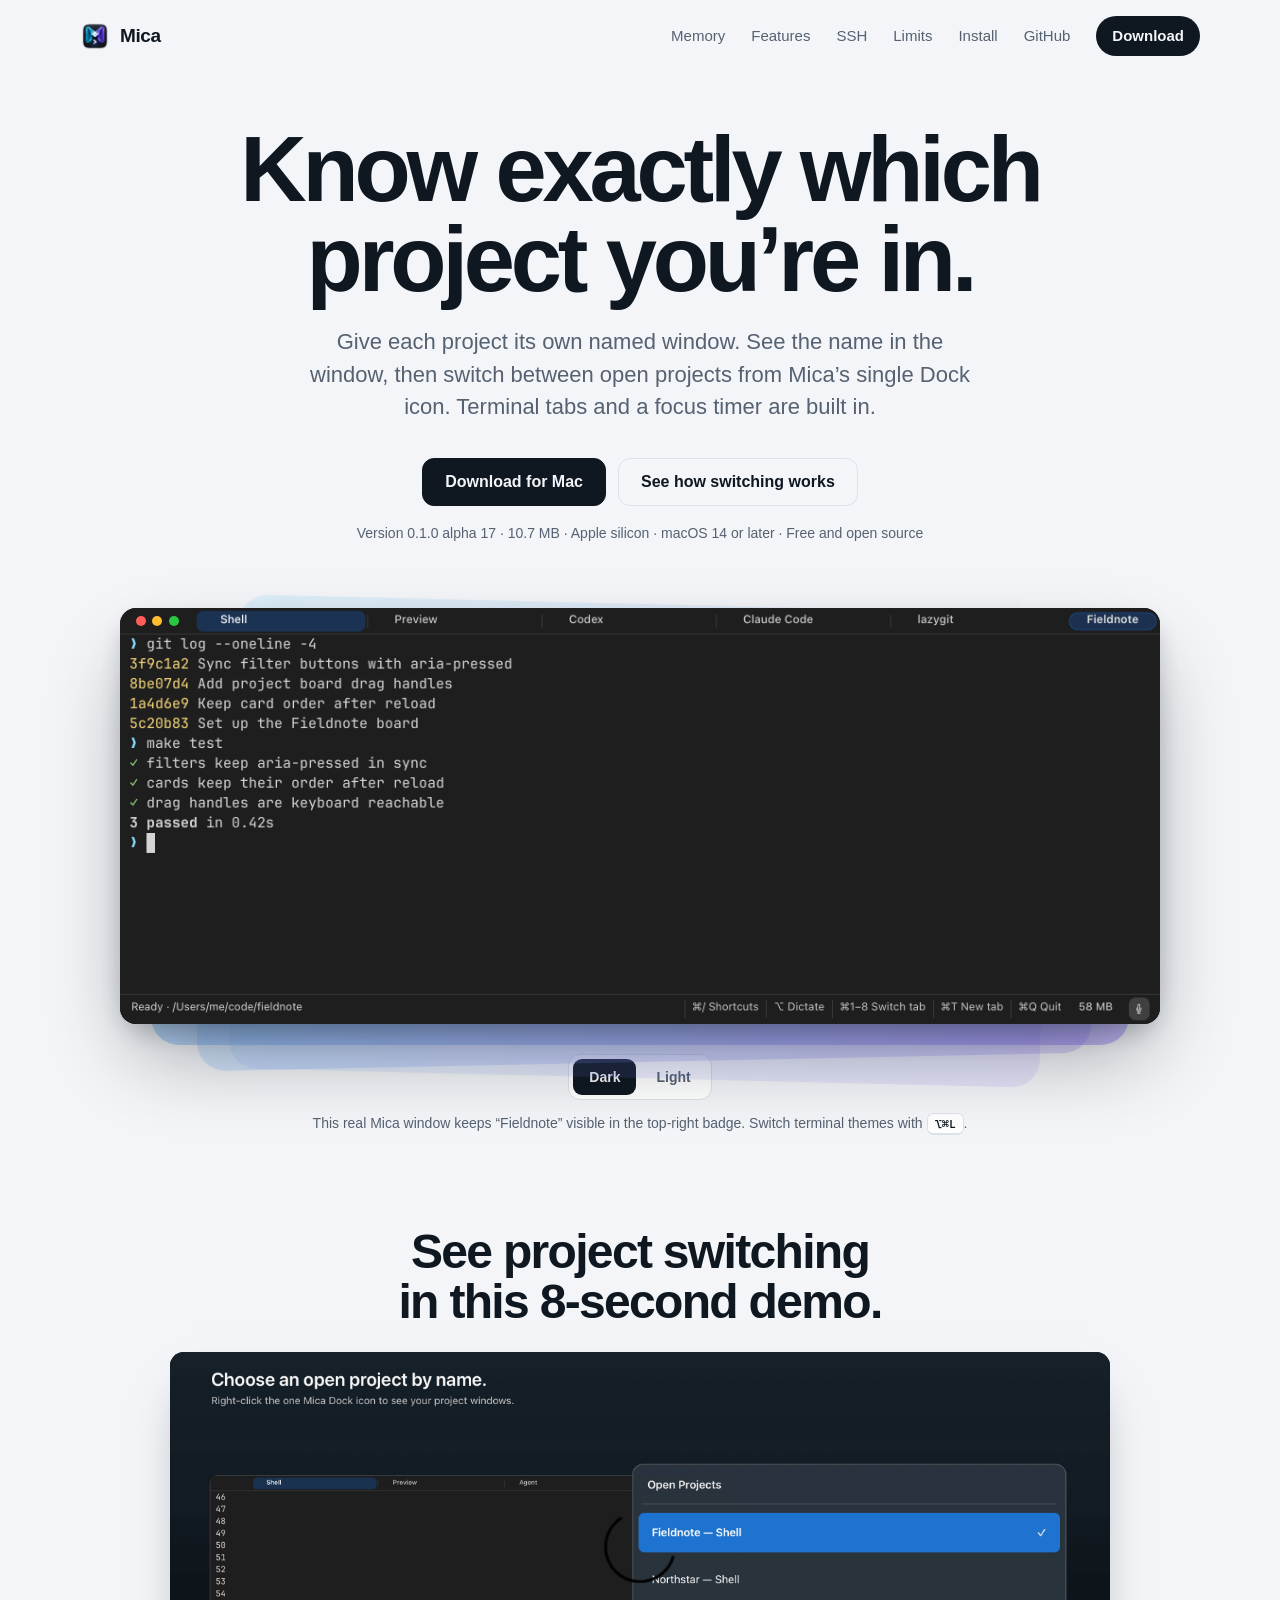
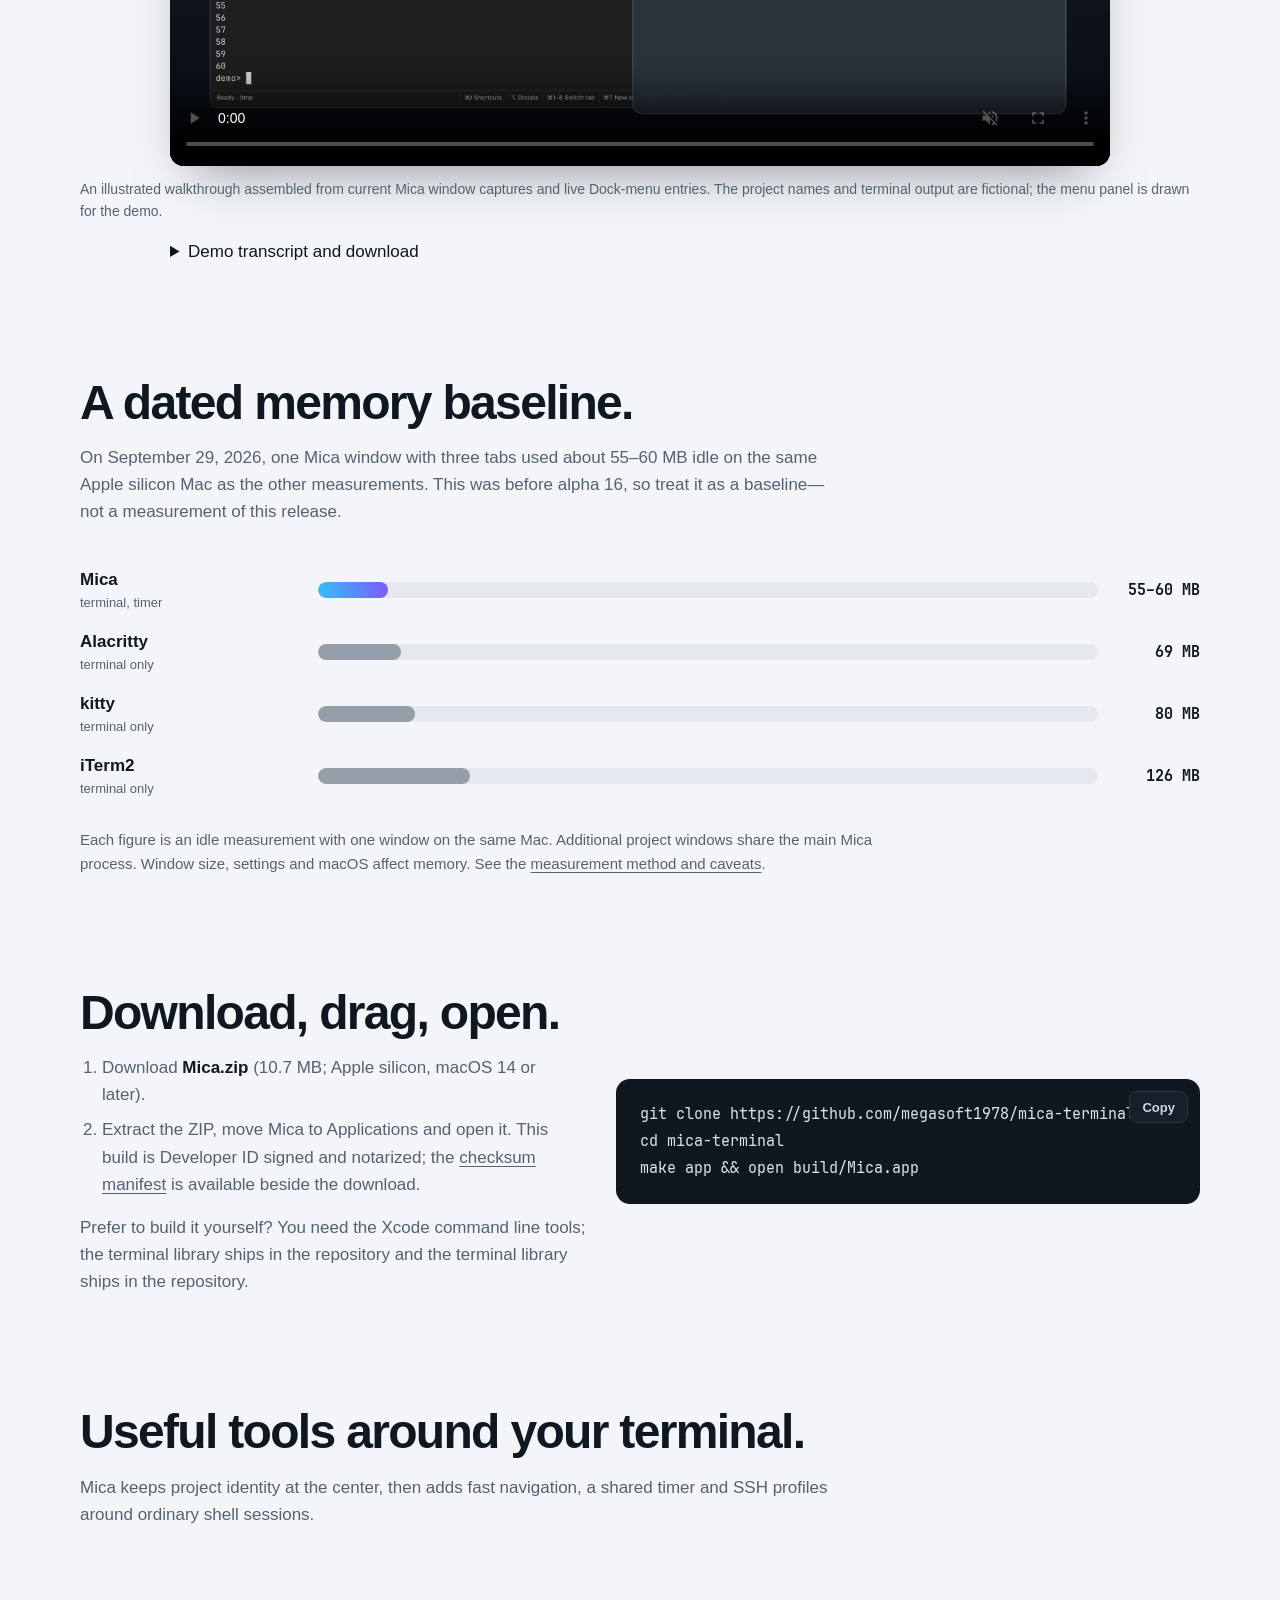
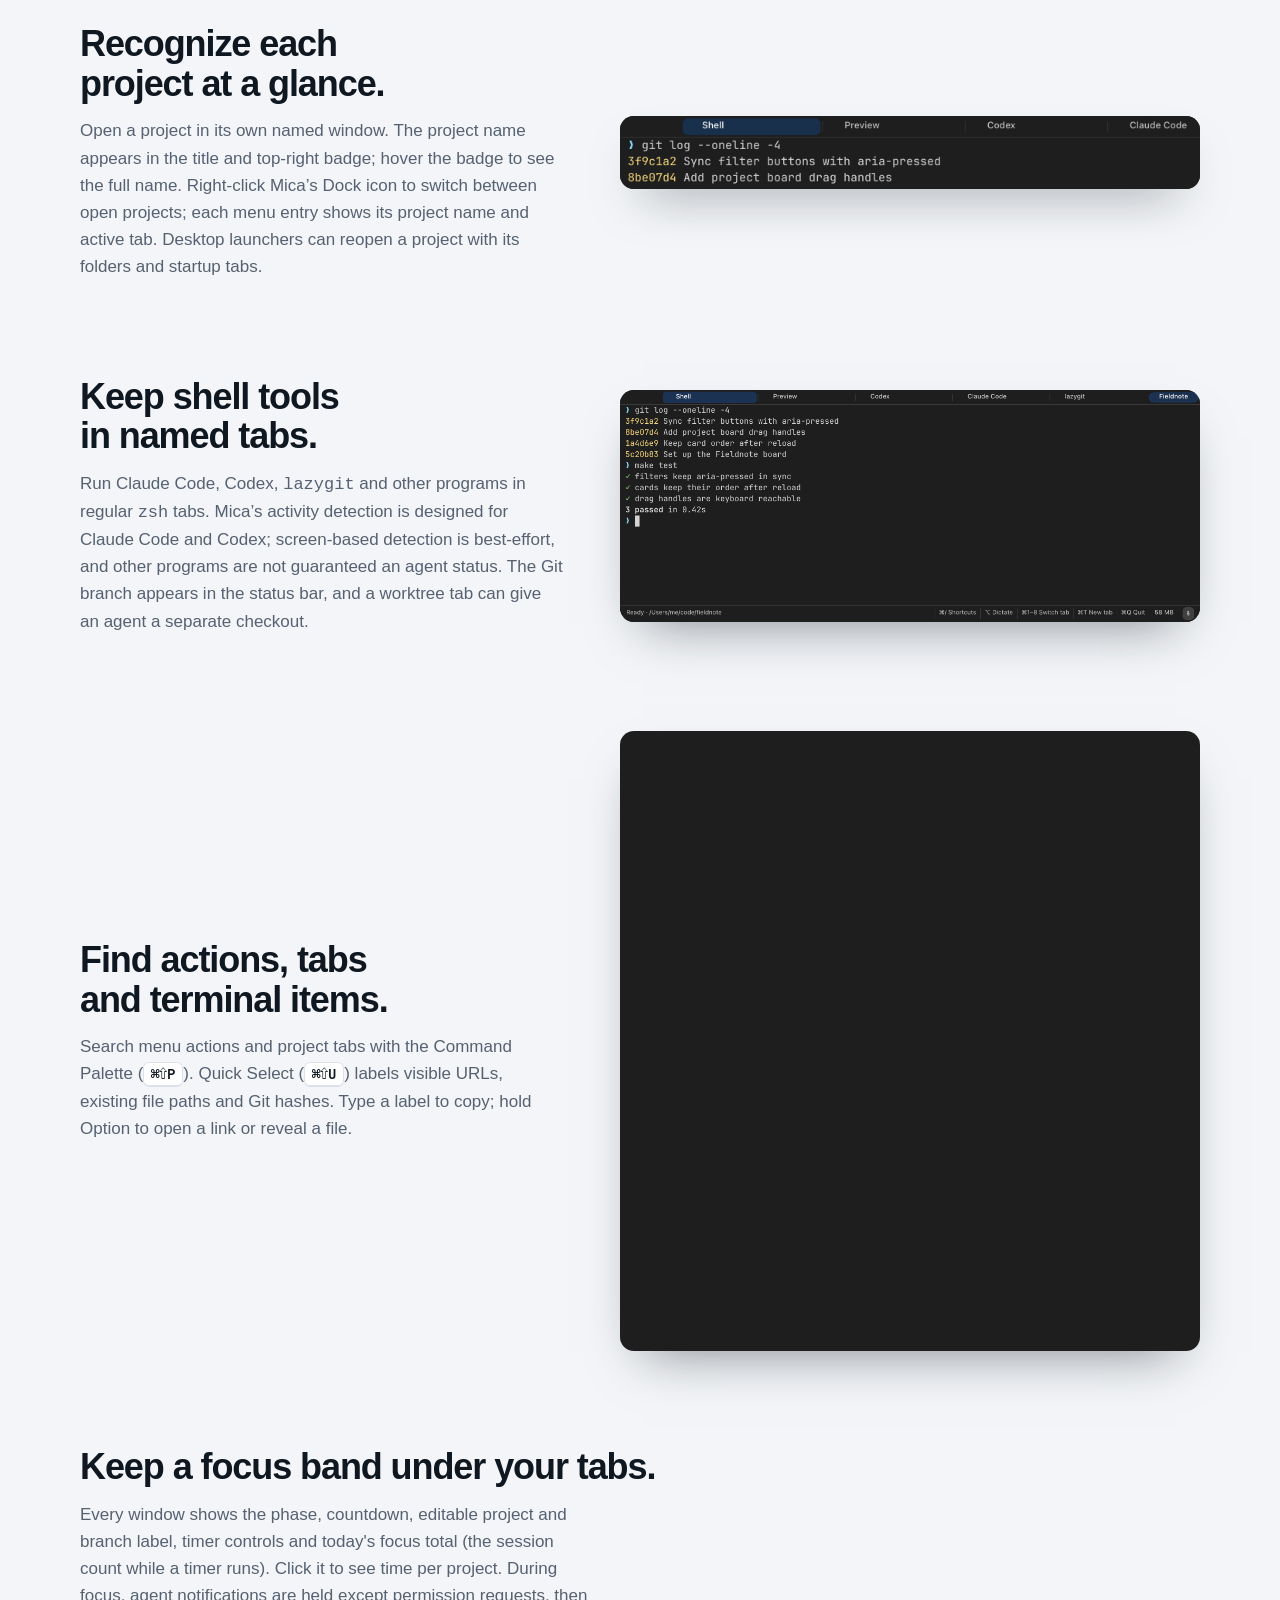
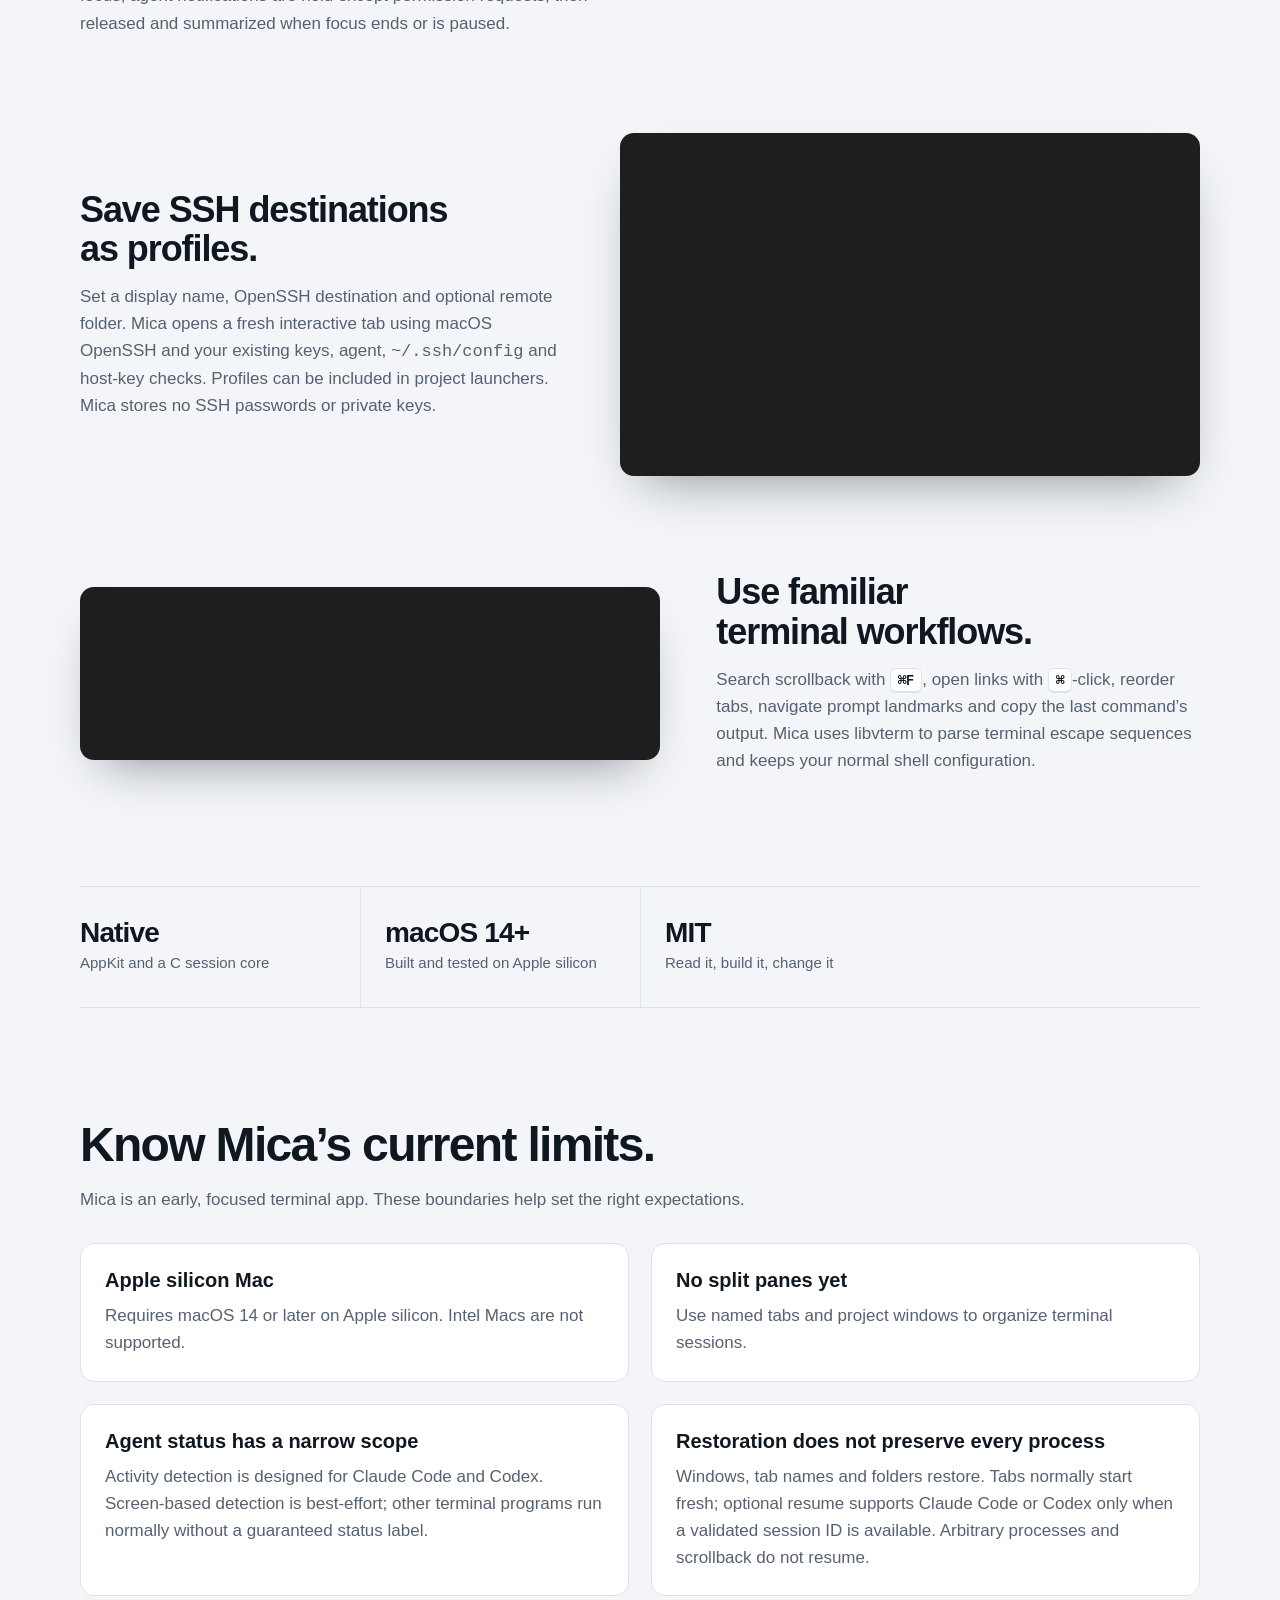
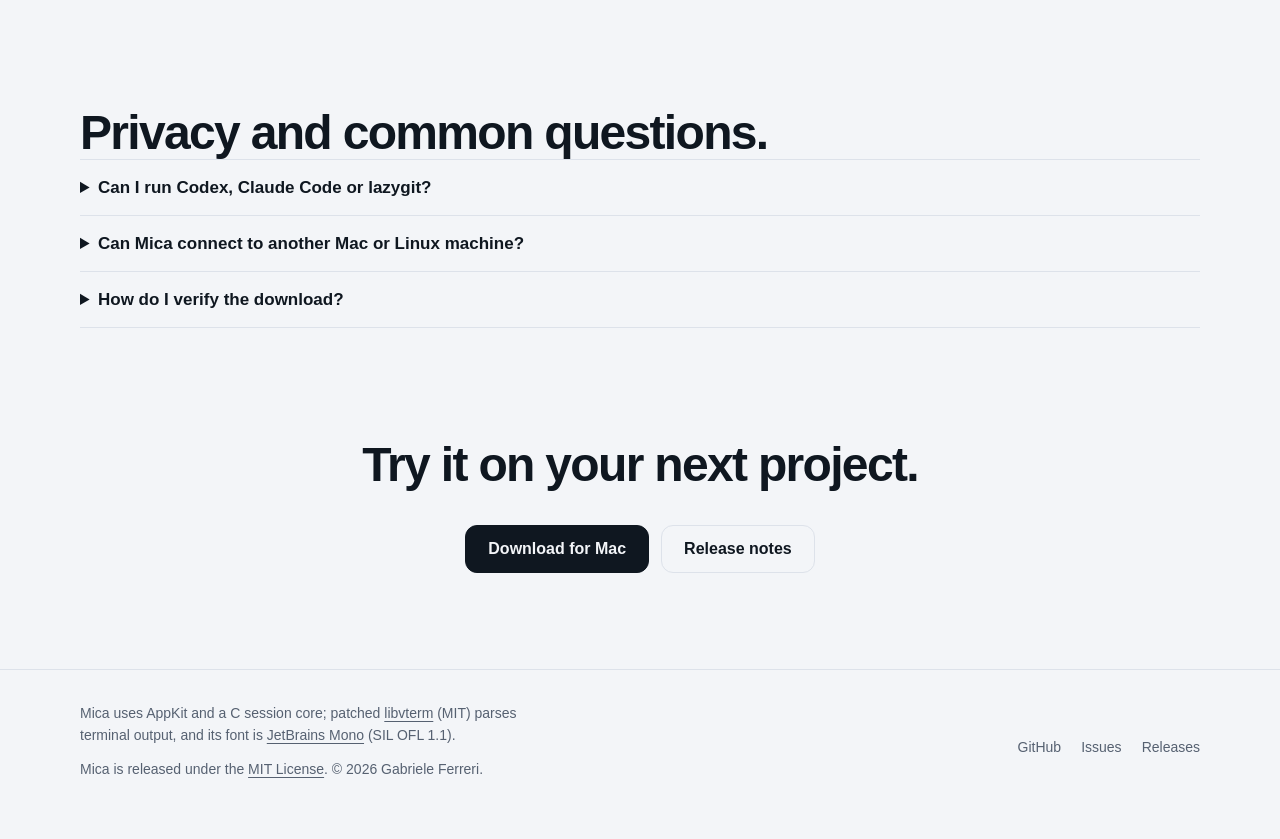
<file: docs/index.html>
<!doctype html>
<html lang="en">
<head>
  <meta charset="utf-8">
  <meta name="viewport" content="width=device-width, initial-scale=1">
  <meta name="color-scheme" content="light dark">
  <meta name="theme-color" content="#f3f5f8" media="(prefers-color-scheme: light)">
  <meta name="theme-color" content="#0b0f14" media="(prefers-color-scheme: dark)">
  <meta http-equiv="Content-Security-Policy" content="default-src 'none'; img-src 'self'; media-src 'self'; font-src 'self'; style-src 'sha256-Jq51OqL1NEw+VEeJ1NayFulJRby0ZQ/1cd6QzMbI/aQ='; script-src 'sha256-FaP+w1HaKboxesTwaYCy8rXTaIi/221kFLpu4OhCVjo=' 'sha256-aQkviU13uVEd3T/778S6YyfmCR17tVNrd9s7rqcTR/U='; base-uri 'none'; form-action 'none'">
  <meta name="referrer" content="no-referrer">
  <title>Mica — know exactly which project you’re in</title>
  <meta name="description" content="Give every project its own named Mac window. See the name in the window, then switch by name from one Dock icon. Mica includes a terminal and a focus timer.">
  <link rel="canonical" href="https://megasoft1978.github.io/mica-terminal/">
  <link rel="icon" type="image/png" sizes="64x64" href="icon-64.png">
  <link rel="apple-touch-icon" href="icon-180.png">
  <meta property="og:type" content="website">
  <meta property="og:site_name" content="Mica">
  <meta property="og:title" content="Mica — know exactly which project you’re in">
  <meta property="og:description" content="Give every project its own named Mac window. See the name in the window, then switch by name from one Dock icon.">
  <meta property="og:url" content="https://megasoft1978.github.io/mica-terminal/">
  <meta property="og:image" content="https://megasoft1978.github.io/mica-terminal/assets/project-switching-demo-poster.jpg">
  <meta property="og:image:alt" content="Illustrated Mica Dock menu showing fictional Fieldnote and Northstar project windows.">
  <meta name="twitter:card" content="summary_large_image">
  <script type="application/ld+json">{"@context":"https://schema.org","@type":"SoftwareApplication","name":"Mica","applicationCategory":"DeveloperApplication","operatingSystem":"macOS 14 or later","softwareVersion":"0.1.0-alpha.18","license":"https://opensource.org/licenses/MIT","isAccessibleForFree":true,"downloadUrl":"https://github.com/megasoft1978/mica-terminal/releases/download/v0.1.0-alpha.17/Mica.zip","fileSize":"10.7MB","description":"A native Mac terminal with named project windows, command search and a focus timer.","offers":{"@type":"Offer","price":"0","priceCurrency":"USD"},"sameAs":["https://github.com/megasoft1978/mica-terminal"]}</script>
  <style>
    @font-face { font-family: "JetBrains Mono"; src: url(fonts/JetBrainsMono-Regular.woff2) format("woff2"); font-weight: 400; font-display: swap; }
    @font-face { font-family: "JetBrains Mono"; src: url(fonts/JetBrainsMono-Bold.woff2) format("woff2"); font-weight: 700; font-display: swap; }
    :root {
      --bg: #f3f5f8; --surface: #ffffff; --ink: #0f1720; --muted: #566171; --line: #dde2ea;
      --accent: #5a4bf0; --cyan: #38bdf8; --violet: #7c5cfc; --code-bg: #101720; --code-ink: #dbe4ee;
      --sans: -apple-system, BlinkMacSystemFont, "SF Pro Text", "Helvetica Neue", Arial, sans-serif;
      --display: -apple-system, BlinkMacSystemFont, "SF Pro Display", "Helvetica Neue", Arial, sans-serif;
      --mono: "JetBrains Mono", ui-monospace, "SF Mono", Menlo, monospace;
    }
    @media (prefers-color-scheme: dark) {
      :root { --bg: #0b0f14; --surface: #131a22; --ink: #e9eef4; --muted: #94a1b1; --line: #222c38;
              --accent: #8f86ff; --code-bg: #0a0e13; }
    }
    @media (prefers-reduced-motion: reduce) { html { scroll-behavior: auto !important; } }
    .demo-transcript, .feature-tour { max-width: 940px; margin: 16px auto 0; }
    .demo-transcript summary, .feature-tour summary { cursor: pointer; }
    * { box-sizing: border-box; }
    html { scroll-behavior: smooth; -webkit-text-size-adjust: 100%; }
    body { margin: 0; background: var(--bg); color: var(--ink); font: 17px/1.6 var(--sans); -webkit-font-smoothing: antialiased; }
    img { display: block; max-width: 100%; height: auto; }
    a { color: inherit; text-underline-offset: 3px; }
    a:focus-visible, button:focus-visible, summary:focus-visible, .tablewrap:focus-visible { outline: 2px solid var(--accent); outline-offset: 3px; border-radius: 6px; }
    .wrap { width: min(1120px, calc(100% - 40px)); margin-inline: auto; }
    .skip { position: absolute; left: 16px; top: -60px; z-index: 20; padding: 10px 14px; background: var(--ink); color: var(--bg); border-radius: 8px; text-decoration: none; }
    .skip:focus { top: 12px; }

    header { height: 72px; position: sticky; top: 0; z-index: 5; background: color-mix(in srgb, var(--bg) 88%, transparent); backdrop-filter: blur(12px); }
    header .header-inner { display: flex; align-items: center; justify-content: space-between; height: 100%; }
    main [id] { scroll-margin-top: 88px; }
    #main { scroll-margin-top: 72px; }
    nav a.dl { background: var(--ink); color: var(--bg); padding: 8px 16px; border-radius: 999px; font-weight: 600; text-decoration: none; }
    nav a.dl:focus-visible { outline: 2px solid var(--accent); outline-offset: 3px; }
    .brand { display: inline-flex; align-items: center; gap: 10px; text-decoration: none; font: 700 19px var(--display); letter-spacing: -0.02em; }
    .brand img { width: 30px; height: 30px; border-radius: 8px; }
    nav { display: flex; align-items: center; gap: 26px; font-size: 15px; color: var(--muted); }
    nav a { text-decoration: none; }
    nav a:hover { color: var(--ink); }
    nav .desktop-sections { display: flex; align-items: center; gap: 26px; }
    nav .mobile-sections { display: none; position: relative; }

    .hero { padding: 52px 0 0; text-align: center; }
    h1 { max-width: 19ch; margin: 0 auto; font: 700 clamp(44px, 8vw, 92px)/0.98 var(--display); letter-spacing: -0.045em; text-wrap: balance; }
    .lede { max-width: 31em; margin: 22px auto 0; color: var(--muted); font-size: clamp(18px, 2.2vw, 22px); line-height: 1.48; text-wrap: pretty; }
    .actions { display: flex; flex-wrap: wrap; gap: 12px; justify-content: center; margin-top: 34px; }
    .button { display: inline-flex; align-items: center; justify-content: center; min-height: 48px; padding: 0 22px; border-radius: 12px; font-weight: 600; font-size: 16px; text-decoration: none; border: 1px solid var(--ink); }
    .button.primary { background: var(--ink); color: var(--bg); }
    .button.primary:hover { opacity: .88; }
    .button.secondary { background: transparent; color: var(--ink); border-color: var(--line); }
    .button.secondary:hover { border-color: var(--ink); }
    .fine { margin-top: 16px; color: var(--muted); font-size: 14px; }

    .stage { position: relative; margin: 64px auto 0; width: min(1040px, 100%); isolation: isolate; }
    .sheet { position: absolute; inset: 6% 3% -5% 3%; border-radius: 28px; z-index: -1; opacity: .55; pointer-events: none;
             background: linear-gradient(135deg, color-mix(in srgb, var(--cyan) 70%, transparent), color-mix(in srgb, var(--violet) 70%, transparent)); filter: blur(0.5px); }
    .sheet.two { inset: 2% 7% -9% 7%; opacity: .32; transform: rotate(-1.2deg); }
    .sheet.three { inset: -1% 11% -13% 11%; opacity: .18; transform: rotate(1.4deg); }
    .window { position: relative; margin: 0; border-radius: 16px; overflow: hidden; background: #1e1e1e;
              box-shadow: 0 1px 0 rgba(255,255,255,.08) inset, 0 40px 80px -20px rgba(15,23,32,.45), 0 12px 30px -10px rgba(15,23,32,.35); }
    .window img { width: 100%; }
    .window img[hidden] { display: none; }
    .window { container-type: inline-size; }
    .lights { position: absolute; top: .78cqw; left: 1.5cqw; display: flex; gap: .62cqw; }
    .lights i { width: .98cqw; height: .98cqw; border-radius: 50%; background: #ff5f57; }
    .lights i:nth-child(2) { background: #febc2e; } .lights i:nth-child(3) { background: #28c840; }
    .themes { display: inline-flex; margin-top: 30px; padding: 4px; gap: 4px; border: 1px solid var(--line); border-radius: 12px; background: var(--surface); }
    .themes button { min-height: 36px; padding: 0 16px; border: 0; border-radius: 9px; background: transparent; color: var(--muted); font: 600 14px var(--sans); cursor: pointer; }
    .themes button[aria-pressed="true"] { background: var(--ink); color: var(--bg); }
    .caption { margin-top: 12px; color: var(--muted); font-size: 14px; }
    #demo { margin-top: 92px; }
    .demo-heading { max-width: 20ch; margin: 0 auto 24px; text-align: center; }
    .feature-tour .shot { margin-top: 14px; }

    section { padding: 112px 0 0; }
    h2 { margin: 0; font: 700 clamp(30px, 4.4vw, 48px)/1.05 var(--display); letter-spacing: -0.035em; text-wrap: balance; }
    .memory { padding-top: 112px; }
    .memory-lede { max-width: 44em; color: var(--muted); margin: 16px 0 0; }
    .bars { list-style: none; margin: 40px 0 0; padding: 0; display: grid; gap: 14px; }
    .bars li { display: grid; grid-template-columns: minmax(150px, 220px) 1fr 84px; align-items: center; gap: 18px; }
    .bars .name { font-weight: 600; } .bars small { display: block; color: var(--muted); font-weight: 400; font-size: 13px; }
    .bars .track { height: 16px; border-radius: 8px; background: color-mix(in srgb, var(--line) 60%, transparent); overflow: hidden; }
    .bars .bar { display: block; height: 100%; border-radius: 8px; background: var(--muted); opacity: .55; }
    .bars .bar.mica { background: linear-gradient(90deg, var(--cyan), var(--violet)); opacity: 1; }
    .bars .bar.mica { width: 9%; } .bars .bar.b69 { width: 10.7%; } .bars .bar.b80 { width: 12.4%; }
    .bars .bar.b126 { width: 19.5%; } .bars .bar.b645 { width: 100%; }
    .bars .value { text-align: right; font: 600 15px var(--mono); }
    .memory-note { max-width: 54em; color: var(--muted); margin: 28px 0 0; font-size: 15px; }
    .memory-note strong { color: var(--ink); }
    .install { display: grid; gap: 28px; grid-template-columns: 1fr 1.15fr; align-items: center; }
    .install p { color: var(--muted); max-width: 30em; margin: 16px 0 0; }
    .code { position: relative; border-radius: 14px; background: var(--code-bg); color: var(--code-ink); padding: 22px 24px; font: 14.5px/1.85 var(--mono); overflow-x: auto; white-space: pre; }
    .code .c { color: #7d8b9b; }
    .copy { position: absolute; top: 12px; right: 12px; min-height: 32px; padding: 0 12px; border: 1px solid #2a3542; border-radius: 8px; background: #17202a; color: #c9d5e2; font: 600 13px var(--sans); cursor: pointer; }
    .copy:hover { border-color: #4a5b6e; }

    .row { display: grid; gap: 56px; grid-template-columns: 1fr 1.2fr; align-items: center; padding-top: 96px; }
    .row.flip { grid-template-columns: 1.2fr 1fr; } .row.flip .shot { order: -1; }
    .row h3 { margin: 0; font: 700 clamp(26px, 3.4vw, 36px)/1.1 var(--display); letter-spacing: -0.03em; text-wrap: balance; }
    .row p { margin: 14px 0 0; color: var(--muted); max-width: 30em; }
    kbd { font: 600 .82em var(--mono); padding: 2px 7px; border: 1px solid var(--line); border-bottom-width: 2px; border-radius: 6px; background: var(--surface); color: var(--ink); }
    .shot { border-radius: 14px; overflow: hidden; background: #1e1e1e; box-shadow: 0 24px 50px -24px rgba(15,23,32,.5); }
    .shot img { width: 100%; height: 100%; object-fit: cover; }
    
    .facts { display: grid; grid-template-columns: repeat(4, 1fr); gap: 0; margin-top: 112px; border-block: 1px solid var(--line); }
    .fact { padding: 30px 24px; border-left: 1px solid var(--line); }
    .fact:first-child { border-left: 0; padding-left: 0; }
    .fact b { display: block; font: 700 28px var(--display); letter-spacing: -0.03em; }
    .fact span { color: var(--muted); font-size: 15px; }
    .feature-intro { max-width: 44em; margin: 16px 0 0; color: var(--muted); }
    .limits-grid { display: grid; grid-template-columns: repeat(2, 1fr); gap: 22px; margin-top: 30px; }
    .limit { padding: 24px; border: 1px solid var(--line); border-radius: 14px; background: var(--surface); }
    .limit h3 { margin: 0; font: 650 20px/1.2 var(--display); }
    .limit p { margin: 10px 0 0; color: var(--muted); }

    .final { text-align: center; padding-bottom: 96px; }
    .final .code { max-width: 640px; margin: 32px auto 0; text-align: left; }
    footer { border-top: 1px solid var(--line); padding: 32px 0 48px; color: var(--muted); font-size: 14px; }
    footer .cols { display: flex; flex-wrap: wrap; justify-content: space-between; gap: 16px 32px; }
    footer p { max-width: 62ch; margin: 0 0 12px; line-height: 1.6; }
    footer nav { font-size: 14px; gap: 20px; flex-wrap: wrap; }

    @media (prefers-reduced-motion: no-preference) {
      .sheet { animation: settle 1.1s cubic-bezier(.2,.7,.2,1) both; }
      .sheet.two { animation-delay: .08s; } .sheet.three { animation-delay: .16s; }
      @keyframes settle { from { opacity: 0; transform: translateY(24px) scale(.98); } }
    }
    @media (max-width: 600px) {
      /* Keep the project badge in the crop so the key identity cue survives on phones. */
      .hero { padding-top: 32px; }
      h1 { font-size: clamp(38px, 11vw, 44px); }
      .lede { margin-top: 16px; font-size: 18px; }
      .actions { margin-top: 24px; }
      .fine { margin-top: 12px; }
      .stage { margin-top: 36px; }
      .window img { width: 172%; max-width: none; margin-left: -72%; }
      .lights { display: none; }
      .themes { margin-top: 20px; }
      .themes button { min-height: 40px; }
    }
    @media (max-width: 600px) {
      .bars li { grid-template-columns: 1fr auto; row-gap: 6px; } .bars .track { grid-column: 1 / -1; grid-row: 2; }
    }
    @media (max-width: 860px) {
      .install, .row, .row.flip { grid-template-columns: 1fr; gap: 28px; }
      .limits-grid { grid-template-columns: 1fr; }
      .row.flip .shot { order: 0; }
      .facts { grid-template-columns: 1fr 1fr; } .fact:nth-child(3) { border-left: 0; padding-left: 0; } .fact { border-top: 1px solid var(--line); } .fact:nth-child(-n+2) { border-top: 0; }
      section { padding-top: 80px; } .row { padding-top: 72px; }
      nav { gap: 12px; font-size: 14px; }
      nav .desktop-sections { display: none; }
      nav .mobile-sections { display: block; }
      nav .mobile-sections > summary { cursor: pointer; list-style: none; white-space: nowrap; }
      nav .mobile-sections > summary::-webkit-details-marker { display: none; }
      nav .mobile-sections > summary::after { content: "⌄"; margin-left: 6px; }
      nav .mobile-sections[open] > div { position: absolute; top: calc(100% + 12px); right: 0; z-index: 10; display: grid; min-width: 160px; padding: 8px; border: 1px solid var(--line); border-radius: 12px; background: var(--surface); color: var(--ink); box-shadow: 0 14px 36px rgba(0,0,0,.18); }
      nav .mobile-sections[open] > div a { padding: 8px 10px; }
    }
    @media (max-width: 380px) {
      .brand { gap: 6px; font-size: 18px; }
      nav { gap: 8px; }
      nav a.github { display: none; }
      nav a.dl { padding-inline: 12px; }
    }
    .faq details { border-top: 1px solid var(--line); padding: 14px 0; }
    .faq details:last-of-type { border-bottom: 1px solid var(--line); }
    .faq summary { cursor: pointer; font-weight: 600; }
    .faq summary:focus-visible { outline: 2px solid var(--accent); outline-offset: 3px; }
    .faq details p { color: var(--muted); margin: 10px 0 0; max-width: 62ch; }
.shot video { display: block; width: 100%; height: auto; }
    #demo .shot { max-width: 940px; margin: 0 auto; }
    .steps { margin: 16px 0 0; padding-left: 22px; color: var(--muted); max-width: 52ch; } .steps li { margin: 8px 0; } .steps b { color: var(--ink); }
    .tablewrap { overflow-x: auto; margin-top: 28px; border: 1px solid var(--line); border-radius: 14px; background: var(--surface); }
    .compare table { border-collapse: collapse; width: 100%; min-width: 620px; font-size: 15px; }
    .compare th, .compare td { padding: 12px 16px; text-align: left; border-bottom: 1px solid var(--line); }
    .compare tbody tr:last-child th, .compare tbody tr:last-child td { border-bottom: 0; }
    .compare thead th { font-weight: 600; color: var(--muted); font-size: 14px; }
    .compare tbody th { font-weight: 500; color: var(--muted); }
    .compare td.win { font-weight: 600; color: var(--ink); } .compare td.lose { color: var(--muted); font-style: italic; }
    .sr { position: absolute; width: 1px; height: 1px; overflow: hidden; clip-path: inset(50%); }
  </style>
</head>
<body>
  <a class="skip" href="#main">Skip to content</a>
  <header id="top">
    <div class="wrap header-inner">
      <a class="brand" href="#top" aria-label="Mica home"><img src="icon-64.png" alt="" width="30" height="30"><span>Mica</span></a>
      <nav aria-label="Main">
        <div class="desktop-sections">
          <a href="#memory">Memory</a>
          <a href="#features">Features</a>
          <a href="#ssh">SSH</a>
          <a href="#limits">Limits</a>
          <a href="#install">Install</a>
        </div>
        <details class="mobile-sections">
          <summary>Sections</summary>
          <div>
            <a href="#memory">Memory</a>
            <a href="#features">Features</a>
            <a href="#ssh">SSH</a>
            <a href="#limits">Limits</a>
            <a href="#install">Install</a>
          </div>
        </details>
        <a class="github" href="https://github.com/megasoft1978/mica-terminal">GitHub</a>
        <a class="dl" href="https://github.com/megasoft1978/mica-terminal/releases/download/v0.1.0-alpha.17/Mica.zip">Download</a>
      </nav>
    </div>
  </header>

  <main id="main">
    <div class="wrap hero">
      <h1>Know exactly which project you’re in.</h1>
      <p class="lede">Give each project its own named window. See the name in the window, then switch between open projects from Mica’s single Dock icon. Terminal tabs and a focus timer are built in.</p>
      <div class="actions">
        <a class="button primary" href="https://github.com/megasoft1978/mica-terminal/releases/download/v0.1.0-alpha.17/Mica.zip">Download for Mac</a>
        <a class="button secondary" href="#demo">See how switching works</a>
      </div>
      <p class="fine">Version 0.1.0 alpha 17 · 10.7 MB · Apple silicon · macOS 14 or later · Free and open source</p>

      <div class="stage">
        <div class="sheet"></div><div class="sheet two"></div><div class="sheet three"></div>
        <figure class="window">
          <img id="shot-dark" src="assets/mica-dark.png" width="2200" height="880" alt="Mica’s Fieldnote project window. The name appears at the right end of the tab strip above Shell, Preview, Codex, Claude Code and lazygit tabs.">
          <img id="shot-light" src="assets/mica-light.png" width="2200" height="880" alt="The same fictional Fieldnote project window in Mica’s light theme." hidden>
          <div class="lights" aria-hidden="true"><i></i><i></i><i></i></div>
        </figure>
      </div>
      <div class="themes" role="group" aria-label="Terminal theme preview">
        <button type="button" id="theme-dark" aria-pressed="true">Dark</button>
        <button type="button" id="theme-light" aria-pressed="false">Light</button>
      </div>
      <p class="caption">This real Mica window keeps “Fieldnote” visible in the top-right badge. Switch terminal themes with <kbd>⌥⌘L</kbd>.</p>
    </div>

    <div class="wrap" id="demo">
      <h2 class="demo-heading">See project switching in this 8-second demo.</h2>
      <div class="shot"><video controls muted playsinline preload="metadata" poster="assets/project-switching-demo-poster.jpg" width="1280" height="564" aria-label="Illustrated eight-second walkthrough of switching between named Mica project windows"><source src="assets/project-switching-demo.mp4" type="video/mp4">Your browser cannot play this video. Read the demo transcript below or download the MP4.</video></div>
      <p class="caption" id="demo-caption">An illustrated walkthrough assembled from current Mica window captures and live Dock-menu entries. The project names and terminal output are fictional; the menu panel is drawn for the demo.</p>
      <details class="demo-transcript"><summary>Demo transcript and download</summary>
        <p>Right-click Mica’s single Dock icon to see open project windows and their active tabs. The current window is checked; choosing another entry brings it forward. This demo uses fictional Fieldnote and Northstar projects and local sample output. It does not run an agent or connect to a remote host.</p>
        <p><a href="assets/project-switching-demo.mp4" download>Download the project-switching demo</a>. It is silent and starts only when you press Play.</p>
      </details>
    </div>

    <div class="wrap" id="memory">
      <section class="memory">
        <h2>A dated memory baseline.</h2>
        <p class="memory-lede">On September 29, 2026, one Mica window with three tabs used about 55–60 MB idle on the same Apple silicon Mac as the other measurements. This was before alpha 16, so treat it as a baseline—not a measurement of this release.</p>
        <ul class="bars" aria-label="Idle memory use of each app, in megabytes">
          <li><span class="name">Mica <small>terminal, timer</small></span><span class="track"><i class="bar mica"></i></span><span class="value">55–60 MB</span></li>
          <li><span class="name">Alacritty <small>terminal only</small></span><span class="track"><i class="bar b69"></i></span><span class="value">69 MB</span></li>
          <li><span class="name">kitty <small>terminal only</small></span><span class="track"><i class="bar b80"></i></span><span class="value">80 MB</span></li>
          <li><span class="name">iTerm2 <small>terminal only</small></span><span class="track"><i class="bar b126"></i></span><span class="value">126 MB</span></li>
        </ul>
        <p class="memory-note">Each figure is an idle measurement with one window on the same Mac. Additional project windows share the main Mica process. Window size, settings and macOS affect memory. See the <a href="https://github.com/megasoft1978/mica-terminal/blob/main/docs/MEMORY-BASELINE.md">measurement method and caveats</a>.</p>
      </section>
    </div>

    <div class="wrap" id="install">
      <section class="install">
        <div>
          <h2>Download, drag, open.</h2>
          <ol class="steps">
            <li>Download <b>Mica.zip</b> (10.7 MB; Apple silicon, macOS 14 or later).</li>
            <li>Extract the ZIP, move Mica to Applications and open it. This build is Developer ID signed and notarized; the <a href="https://github.com/megasoft1978/mica-terminal/releases/download/v0.1.0-alpha.17/SHA256SUMS.txt">checksum manifest</a> is available beside the download.</li>
          </ol>
          <p>Prefer to build it yourself? You need the Xcode command line tools; the terminal library ships in the repository and the terminal library ships in the repository.</p>
        </div>
        <div class="code" role="group" aria-label="Build instructions"><button class="copy" type="button" data-copy="git clone https://github.com/megasoft1978/mica-terminal.git&#10;cd mica-terminal&#10;make app &amp;&amp; open build/Mica.app">Copy</button>git clone https://github.com/megasoft1978/mica-terminal.git
cd mica-terminal
make app &amp;&amp; open build/Mica.app</div>
      </section>
    </div>

    <div class="wrap" id="features">
      <section>
        <h2>Useful tools around your terminal.</h2>
        <p class="feature-intro">Mica keeps project identity at the center, then adds fast navigation, a shared timer and SSH profiles around ordinary shell sessions.</p>
      </section>
      <div class="row">
        <div>
          <h3>Recognize each project at a glance.</h3>
          <p>Open a project in its own named window. The project name appears in the title and top-right badge; hover the badge to see the full name. Right-click Mica’s Dock icon to switch between open projects; each menu entry shows its project name and active tab. Desktop launchers can reopen a project with its folders and startup tabs.</p>
        </div>
        <div class="shot"><img src="assets/crop-tabs-dark.png" width="1500" height="190" alt="A row of tabs named Shell, Preview, Codex, Claude Code and lazygit above terminal output." loading="lazy"></div>
      </div>
      <div class="row">
        <div>
          <h3>Keep shell tools in named tabs.</h3>
          <p>Run Claude Code, Codex, <code>lazygit</code> and other programs in regular <code>zsh</code> tabs. Mica’s activity detection is designed for Claude Code and Codex; screen-based detection is best-effort, and other programs are not guaranteed an agent status. The Git branch appears in the status bar, and a worktree tab can give an agent a separate checkout.</p>
        </div>
        <div class="shot"><img src="assets/mica-dark.png" width="2200" height="880" alt="The Fieldnote project window with Shell, Preview, Codex, Claude Code and lazygit tabs." loading="lazy"></div>
      </div>
      <div class="row">
        <div>
          <h3>Find actions, tabs and terminal items.</h3>
          <p>Search menu actions and project tabs with the Command Palette (<kbd>⌘⇧P</kbd>). Quick Select (<kbd>⌘⇧U</kbd>) labels visible URLs, existing file paths and Git hashes. Type a label to copy; hold Option to open a link or reveal a file.</p>
        </div>
        <div class="shot"><img src="assets/command-palette-tabs-dark.png" width="620" height="390" alt="The Command Palette filters for Shell and shows a matching project tab." loading="lazy"><img src="assets/quick-select-dark.png" width="1000" height="440" alt="Quick Select labels terminal links and other visible text with keyboard hints." loading="lazy"></div>
      </div>
      <div class="row flip">
        <div>
          <h3>Keep a focus band under your tabs.</h3>
          <p>Every window shows the phase, countdown, editable project and branch label, timer controls and today's focus total (the session count while a timer runs). Click it to see time per project. During focus, agent notifications are held except permission requests, then released and summarized when focus ends or is paused.</p>
        </div>
      </div>

      <div class="row" id="ssh">
        <div>
          <h3>Save SSH destinations as profiles.</h3>
          <p>Set a display name, OpenSSH destination and optional remote folder. Mica opens a fresh interactive tab using macOS OpenSSH and your existing keys, agent, <code>~/.ssh/config</code> and host-key checks. Profiles can be included in project launchers. Mica stores no SSH passwords or private keys.</p>
        </div>
        <div class="shot"><img src="assets/ssh-profiles-demo.png" width="760" height="450" alt="Fictional Mac Studio and Linux SSH profiles with remote folders; no connection is active." loading="lazy"></div>
      </div>

      <div class="row flip">
        <div>
          <h3>Use familiar terminal workflows.</h3>
          <p>Search scrollback with <kbd>⌘F</kbd>, open links with <kbd>⌘</kbd>-click, reorder tabs, navigate prompt landmarks and copy the last command’s output. Mica uses libvterm to parse terminal escape sequences and keeps your normal shell configuration.</p>
        </div>
        <div class="shot"><img src="assets/crop-terminal-light.png" width="1300" height="388" alt="The same terminal in the light theme, with dark JetBrains Mono text on white." loading="lazy"></div>
      </div>

      <div class="facts">
        <div class="fact"><b>Native</b><span>AppKit and a C session core</span></div>
        <div class="fact"><b>macOS 14+</b><span>Built and tested on Apple silicon</span></div>
        <div class="fact"><b>MIT</b><span>Read it, build it, change it</span></div>
      </div>
    </div>

    <div class="wrap" id="limits">
      <section>
        <h2>Know Mica’s current limits.</h2>
        <p class="feature-intro">Mica is an early, focused terminal app. These boundaries help set the right expectations.</p>
        <div class="limits-grid">
          <article class="limit"><h3>Apple silicon Mac</h3><p>Requires macOS 14 or later on Apple silicon. Intel Macs are not supported.</p></article>
          <article class="limit"><h3>No split panes yet</h3><p>Use named tabs and project windows to organize terminal sessions.</p></article>
          <article class="limit"><h3>Agent status has a narrow scope</h3><p>Activity detection is designed for Claude Code and Codex. Screen-based detection is best-effort; other terminal programs run normally without a guaranteed status label.</p></article>
          <article class="limit"><h3>Restoration does not preserve every process</h3><p>Windows, tab names and folders restore. Tabs normally start fresh; optional resume supports Claude Code or Codex only when a validated session ID is available. Arbitrary processes and scrollback do not resume.</p></article>
        </div>
      </section>
    </div>

    <div class="wrap" id="faq">
      <section class="faq">
        <h2>Privacy and common questions.</h2>
        <details><summary>Can I run Codex, Claude Code or lazygit?</summary><p>Yes. They run as ordinary programs in shell tabs. Activity detection is designed for Claude Code and Codex; Mica does not guarantee an activity status for other programs.</p></details>
        <details><summary>Can Mica connect to another Mac or Linux machine?</summary><p>Yes. Save a profile from Session → SSH Connections… and choose its remote folder. Mica uses macOS OpenSSH and your existing SSH configuration, credentials and network route. On the remote Mac, enable Remote Login.</p></details>
        <details><summary>How do I verify the download?</summary><p>Alpha 17 is Developer ID signed and notarized. Download the <a href="https://github.com/megasoft1978/mica-terminal/releases/download/v0.1.0-alpha.17/SHA256SUMS.txt">SHA-256 manifest</a> beside the package and verify it with <code>shasum -a 256 -c SHA256SUMS.txt</code>.</p></details>
      </section>
    </div>

    <div class="wrap final">
      <section>
        <h2>Try it on your next project.</h2>
        <div class="actions">
          <a class="button primary" href="https://github.com/megasoft1978/mica-terminal/releases/download/v0.1.0-alpha.17/Mica.zip">Download for Mac</a>
          <a class="button secondary" href="https://github.com/megasoft1978/mica-terminal/releases/tag/v0.1.0-alpha.17">Release notes</a>
        </div>
      </section>
    </div>
  </main>

  <footer>
    <div class="wrap">
      <div class="cols">
        <div>
          <p>Mica uses AppKit and a C session core; patched <a href="https://github.com/neovim/libvterm">libvterm</a> (MIT) parses terminal output, and its font is <a href="https://github.com/JetBrains/JetBrainsMono">JetBrains Mono</a> (SIL OFL 1.1). </p>
          <p>Mica is released under the <a href="https://github.com/megasoft1978/mica-terminal/blob/main/LICENSE">MIT License</a>. © 2026 Gabriele Ferreri.</p>
        </div>
        <nav aria-label="Footer">
          <a href="https://github.com/megasoft1978/mica-terminal">GitHub</a>
          <a href="https://github.com/megasoft1978/mica-terminal/issues">Issues</a>
          <a href="https://github.com/megasoft1978/mica-terminal/releases">Releases</a>
        </nav>
      </div>
    </div>
  </footer>

  <script>
    (function () {
      var dark = document.getElementById("shot-dark"), light = document.getElementById("shot-light");
      var bDark = document.getElementById("theme-dark"), bLight = document.getElementById("theme-light");
      var mobileSections = document.querySelector(".mobile-sections");
      function show(isLight) {
        dark.hidden = isLight; light.hidden = !isLight;
        bDark.setAttribute("aria-pressed", String(!isLight)); bLight.setAttribute("aria-pressed", String(isLight));
      }
      bDark.addEventListener("click", function () { show(false); });
      bLight.addEventListener("click", function () { show(true); });
      mobileSections.addEventListener("click", function (event) {
        if (event.target.closest && event.target.closest("a")) mobileSections.open = false;
      });
      document.addEventListener("click", function (event) {
        if (!mobileSections.contains(event.target)) mobileSections.open = false;
      });
      document.addEventListener("keydown", function (event) {
        if (event.key === "Escape" && mobileSections.open) {
          mobileSections.open = false;
          mobileSections.querySelector("summary").focus();
        }
      });
      Array.prototype.forEach.call(document.querySelectorAll("[data-copy]"), function (button) {
        button.addEventListener("click", function () {
          var text = button.getAttribute("data-copy");
          function done() { button.textContent = "Copied"; setTimeout(function () { button.textContent = "Copy"; }, 1600); }
          if (navigator.clipboard && navigator.clipboard.writeText) navigator.clipboard.writeText(text).then(done, function () {});
        });
      });
    })();
  </script>
</body>
</html>
</file>
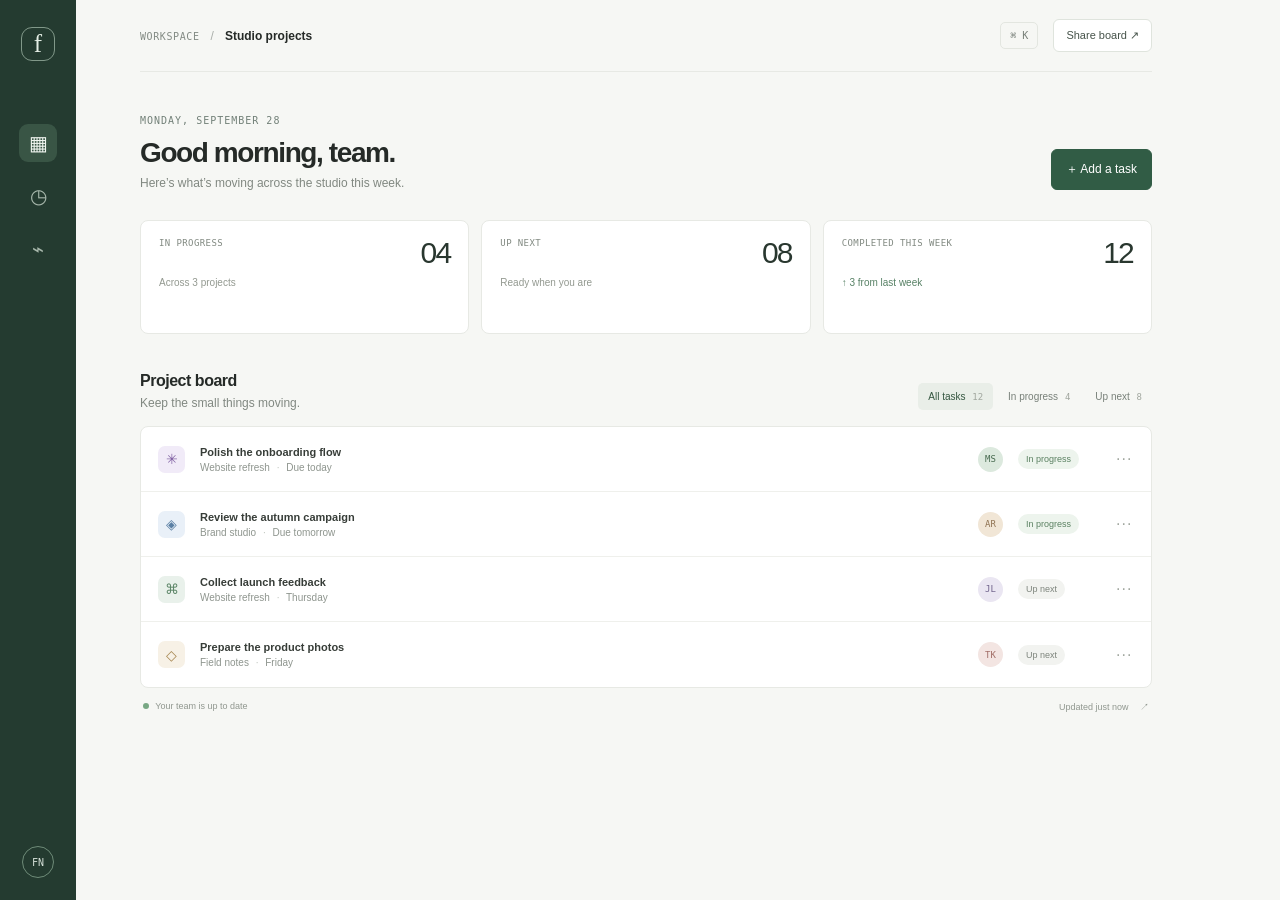
<file: examples/mica-demo/index.html>
<!doctype html>
<html lang="en">
<head>
  <meta charset="utf-8">
  <meta name="viewport" content="width=device-width, initial-scale=1">
  <title>Fieldnote — Studio projects</title>
  <link rel="stylesheet" href="styles.css">
</head>
<body>
  <aside class="rail">
    <div class="mark">f</div>
    <div class="rail-icons"><span class="active">▦</span><span>◷</span><span>⌁</span></div>
    <div class="avatar">FN</div>
  </aside>
  <main class="workspace">
    <header class="topbar"><div><span class="crumb">WORKSPACE</span><span class="slash">/</span><strong>Studio projects</strong></div><div class="top-actions"><span>⌘ K</span><button>Share board ↗</button></div></header>
    <section class="page-head"><div><div class="eyebrow">MONDAY, SEPTEMBER 28</div><h1>Good morning, team.</h1><p>Here’s what’s moving across the studio this week.</p></div><button class="primary">＋ Add a task</button></section>
    <section class="metrics"><article><span>IN PROGRESS</span><strong>04</strong><small>Across 3 projects</small></article><article><span>UP NEXT</span><strong>08</strong><small>Ready when you are</small></article><article><span>COMPLETED THIS WEEK</span><strong>12</strong><small class="positive">↑ 3 from last week</small></article></section>
    <section class="board-head"><div><h2>Project board</h2><p>Keep the small things moving.</p></div><div class="filters"><button class="chosen" data-filter="all">All tasks <b>12</b></button><button data-filter="active">In progress <b>4</b></button><button data-filter="up-next">Up next <b>8</b></button></div></section>
    <section class="task-list" aria-label="Tasks">
      <div class="task task-active" data-state="active"><span class="task-icon purple">✳</span><div class="task-copy"><strong>Polish the onboarding flow</strong><span>Website refresh <i>·</i> Due today</span></div><span class="assignee">MS</span><span class="state-pill active-pill">In progress</span><span class="more">···</span></div>
      <div class="task task-active" data-state="active"><span class="task-icon blue">◈</span><div class="task-copy"><strong>Review the autumn campaign</strong><span>Brand studio <i>·</i> Due tomorrow</span></div><span class="assignee sand">AR</span><span class="state-pill active-pill">In progress</span><span class="more">···</span></div>
      <div class="task" data-state="up-next"><span class="task-icon green">⌘</span><div class="task-copy"><strong>Collect launch feedback</strong><span>Website refresh <i>·</i> Thursday</span></div><span class="assignee lilac">JL</span><span class="state-pill next-pill">Up next</span><span class="more">···</span></div>
      <div class="task" data-state="up-next"><span class="task-icon gold">◇</span><div class="task-copy"><strong>Prepare the product photos</strong><span>Field notes <i>·</i> Friday</span></div><span class="assignee rose">TK</span><span class="state-pill next-pill">Up next</span><span class="more">···</span></div>
    </section>
    <div class="board-foot"><span><i class="online"></i> Your team is up to date</span><span>Updated just now　 ↗</span></div>
  </main>
  <script src="app.js"></script>
</body>
</html>
</file>
<file: examples/mica-demo/styles.css>
:root { font-family: 'DM Sans', -apple-system, BlinkMacSystemFont, sans-serif; color: #252a27; background: #f6f7f4; font-synthesis: none; }
* { box-sizing: border-box; }
body { margin: 0; display: flex; min-height: 100vh; }
.rail { position: fixed; inset: 0 auto 0 0; width: 76px; display: flex; align-items: center; flex-direction: column; background: #243b30; color: #d6e1d9; }
.mark { margin-top: 27px; width: 34px; height: 34px; display: grid; place-items: center; border: 1px solid #819889; border-radius: 11px; color: #e4eee5; font-size: 25px; font-weight: 500; font-family: Georgia, serif; }
.rail-icons { margin-top: 63px; display: grid; gap: 15px; }.rail-icons span { width: 38px; height: 38px; display: grid; place-items: center; border-radius: 9px; color: #a7b7ab; font-size: 20px; }.rail-icons .active { background: #395545; color: #eff4ef; }.avatar { position: absolute; bottom: 22px; width: 32px; height: 32px; display: grid; place-items: center; border: 1px solid #6e8b78; border-radius: 50%; font: 10px 'DM Mono', monospace; }
.workspace { width: min(1140px, calc(100% - 76px)); margin: 0 auto 0 76px; padding: 0 64px; }.topbar { height: 72px; display: flex; align-items: center; justify-content: space-between; border-bottom: 1px solid #e7e9e4; font-size: 12px; }.crumb { color: #838b84; font: 10px 'DM Mono', monospace; letter-spacing: .06em; }.slash { margin: 0 11px; color: #a9aea9; }.topbar strong { font-weight: 550; }.top-actions { display: flex; gap: 15px; align-items: center; color: #777f78; font: 10px 'DM Mono', monospace; }.top-actions span { padding: 7px 9px; border: 1px solid #e3e6e0; border-radius: 5px; }.top-actions button,.primary { border: 1px solid #dfe4dd; border-radius: 6px; padding: 9px 12px; background: #fff; color: #46534a; font: 11px 'DM Sans', sans-serif; }
.page-head { display: flex; align-items: end; justify-content: space-between; padding: 43px 0 30px; }.eyebrow { color: #728078; font: 10px 'DM Mono', monospace; letter-spacing: .1em; }.page-head h1 { margin: 11px 0 7px; font-size: 28px; font-weight: 550; letter-spacing: -.05em; }.page-head p,.board-head p { margin: 0; color: #818881; font-size: 12px; }.primary { border-color: #315c45; background: #315c45; color: #fff; padding: 11px 14px; font-size: 12px; }
.metrics { display: grid; grid-template-columns: repeat(3, 1fr); gap: 12px; }.metrics article { min-height: 114px; padding: 17px 18px; border: 1px solid #e7e9e4; border-radius: 8px; background: #fff; display: grid; grid-template-columns: 1fr auto; align-items: start; }.metrics article > span { align-self: start; color: #818981; font: 9px 'DM Mono', monospace; letter-spacing: .045em; }.metrics strong { grid-row: span 2; color: #29372f; font-size: 30px; line-height: 1; font-weight: 500; letter-spacing: -.06em; }.metrics small { color: #939990; font-size: 10px; }.metrics small.positive { color: #578165; }
.board-head { margin-top: 38px; display: flex; align-items: end; justify-content: space-between; }.board-head h2 { margin: 0 0 6px; font-size: 16px; font-weight: 600; letter-spacing: -.03em; }.filters { display: flex; gap: 5px; }.filters button { padding: 8px 10px; border: 0; border-radius: 5px; background: transparent; color: #788079; font: 10px 'DM Sans', sans-serif; }.filters button.chosen { background: #e9eee8; color: #345640; }.filters b { margin-left: 4px; color: #a0a69e; font: 9px 'DM Mono', monospace; }
.task-list { margin-top: 16px; overflow: hidden; border: 1px solid #e7e9e4; border-radius: 8px; background: #fff; }.task { min-height: 65px; padding: 0 17px; display: grid; grid-template-columns: 30px minmax(0, 1fr) 28px 86px 18px; gap: 12px; align-items: center; border-bottom: 1px solid #eff0ec; }.task:last-child { border: 0; }.task-icon { width: 27px; height: 27px; display: grid; place-items: center; border-radius: 7px; font-size: 14px; }.purple { background: #f1ebf8; color: #8161a3; }.blue { background: #e9f0f8; color: #5a7fa4; }.green { background: #e9f1eb; color: #5e8769; }.gold { background: #f7f1e6; color: #a5854e; }.task-copy { min-width: 0; display: grid; gap: 4px; }.task-copy strong { overflow: hidden; color: #373d38; font-size: 11px; font-weight: 550; text-overflow: ellipsis; white-space: nowrap; }.task-copy span { color: #8e958e; font-size: 10px; }.task-copy i { margin: 0 4px; color: #c0c5be; font-style: normal; }.assignee { width: 25px; height: 25px; display: grid; place-items: center; border-radius: 50%; background: #dce9de; color: #486b50; font: 9px 'DM Mono', monospace; }.assignee.sand { background: #f1e6d6; color: #917555; }.assignee.lilac { background: #eae6f2; color: #71658d; }.assignee.rose { background: #f3e5e2; color: #a16d66; }.state-pill { justify-self: start; padding: 5px 8px; border-radius: 12px; font-size: 9px; }.active-pill { background: #edf4ed; color: #5a8061; }.next-pill { background: #f2f3f0; color: #7d847c; }.more { color: #a2a8a0; letter-spacing: 1px; }.board-foot { display: flex; justify-content: space-between; padding: 13px 3px; color: #90978f; font-size: 9px; }.online { display: inline-block; width: 6px; height: 6px; margin-right: 4px; border-radius: 50%; background: #77a783; }
@media (max-width: 760px) { .workspace { padding: 0 22px; }.page-head { align-items: start; flex-direction: column; gap: 18px; }.metrics { grid-template-columns: 1fr; }.metrics article { min-height: 90px; }.board-head { align-items: start; flex-direction: column; gap: 12px; }.task { grid-template-columns: 28px minmax(0, 1fr) 26px 18px; padding: 0 10px; gap: 8px; }.task .state-pill { display: none; }.top-actions span { display: none; } }
</file>
